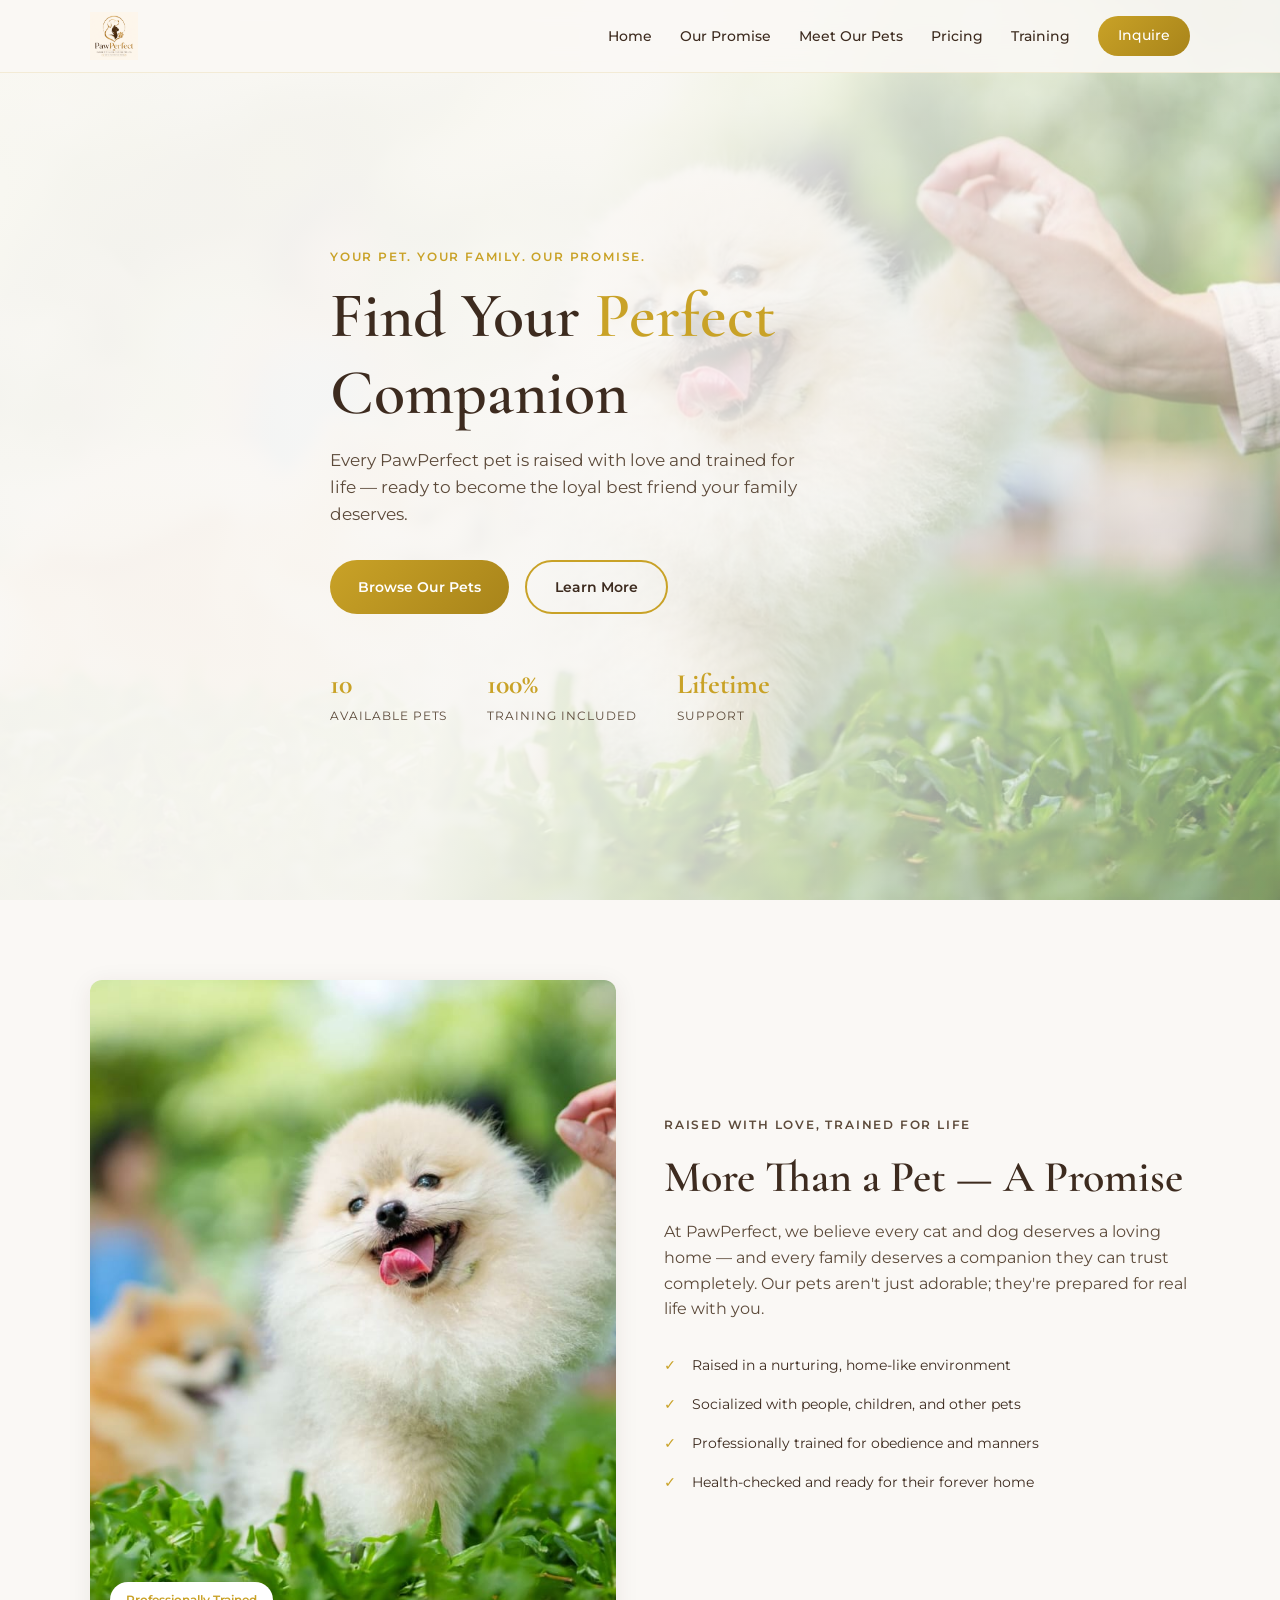
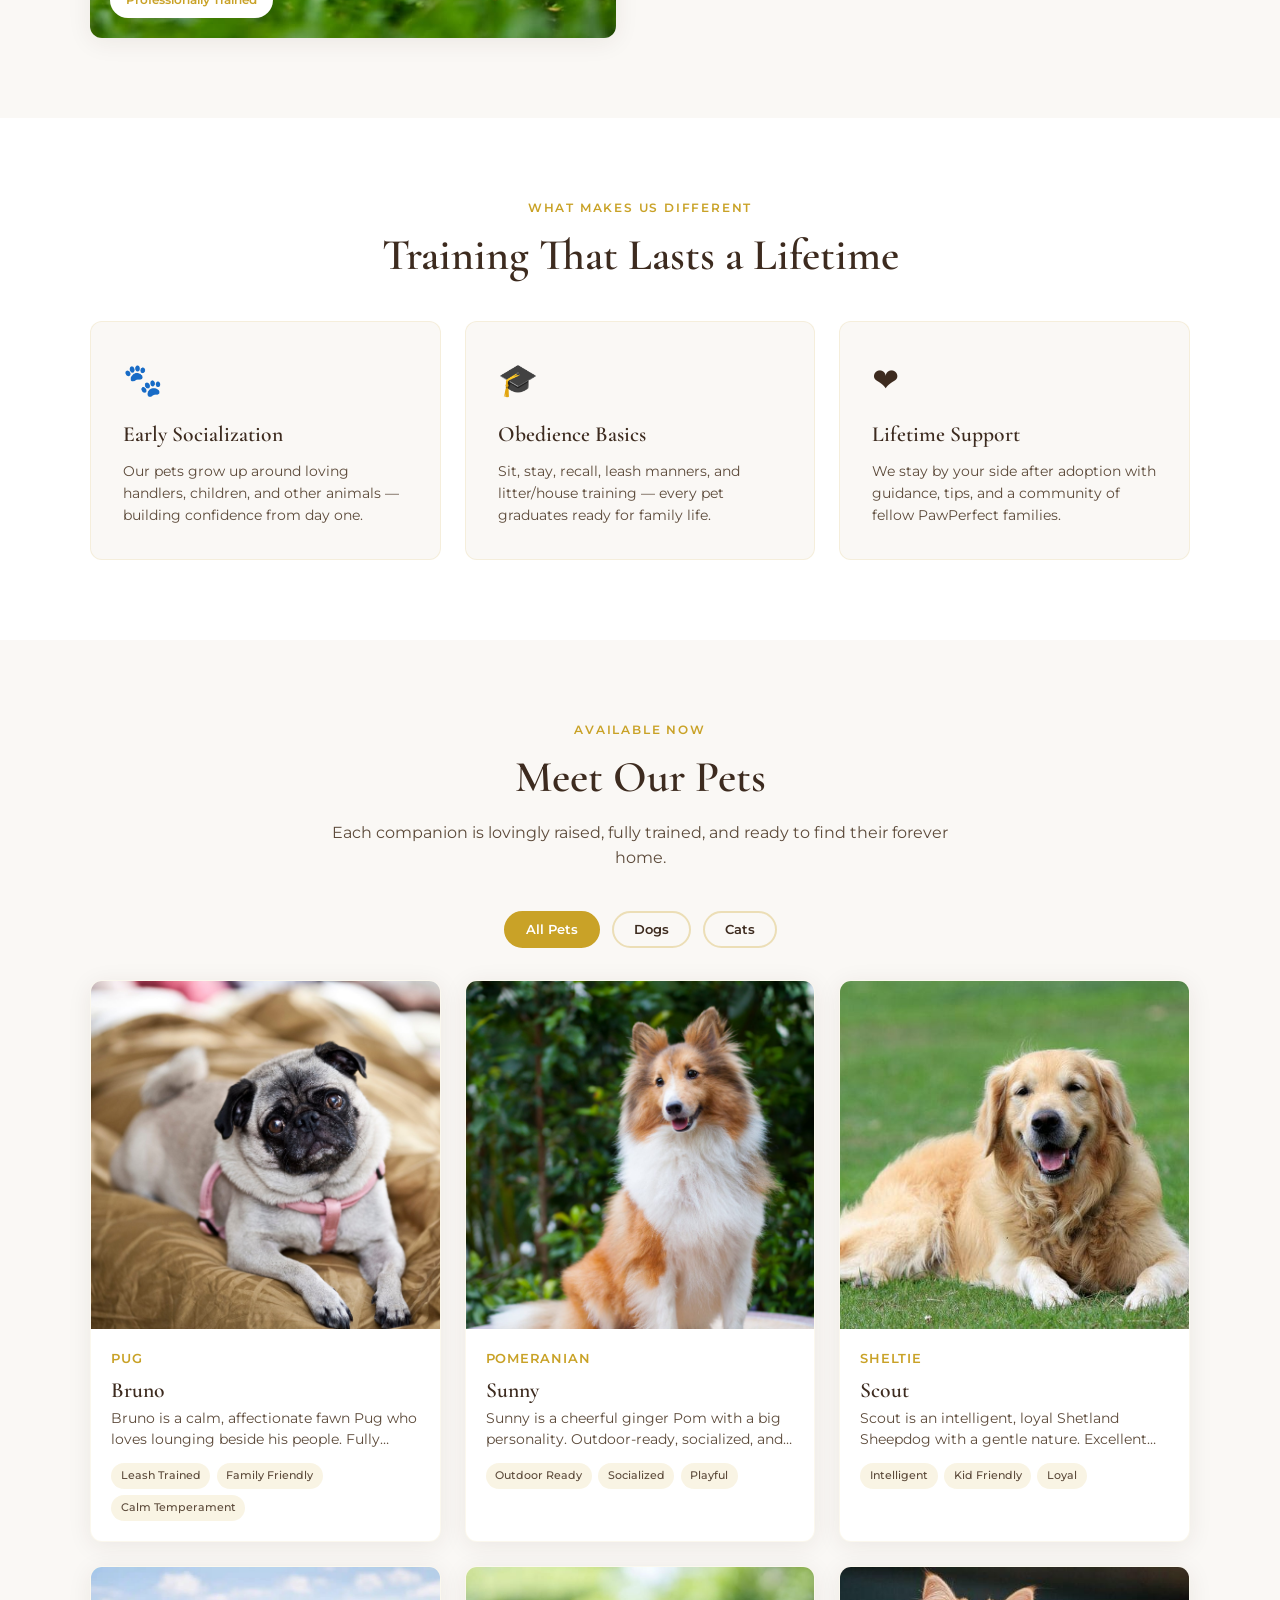
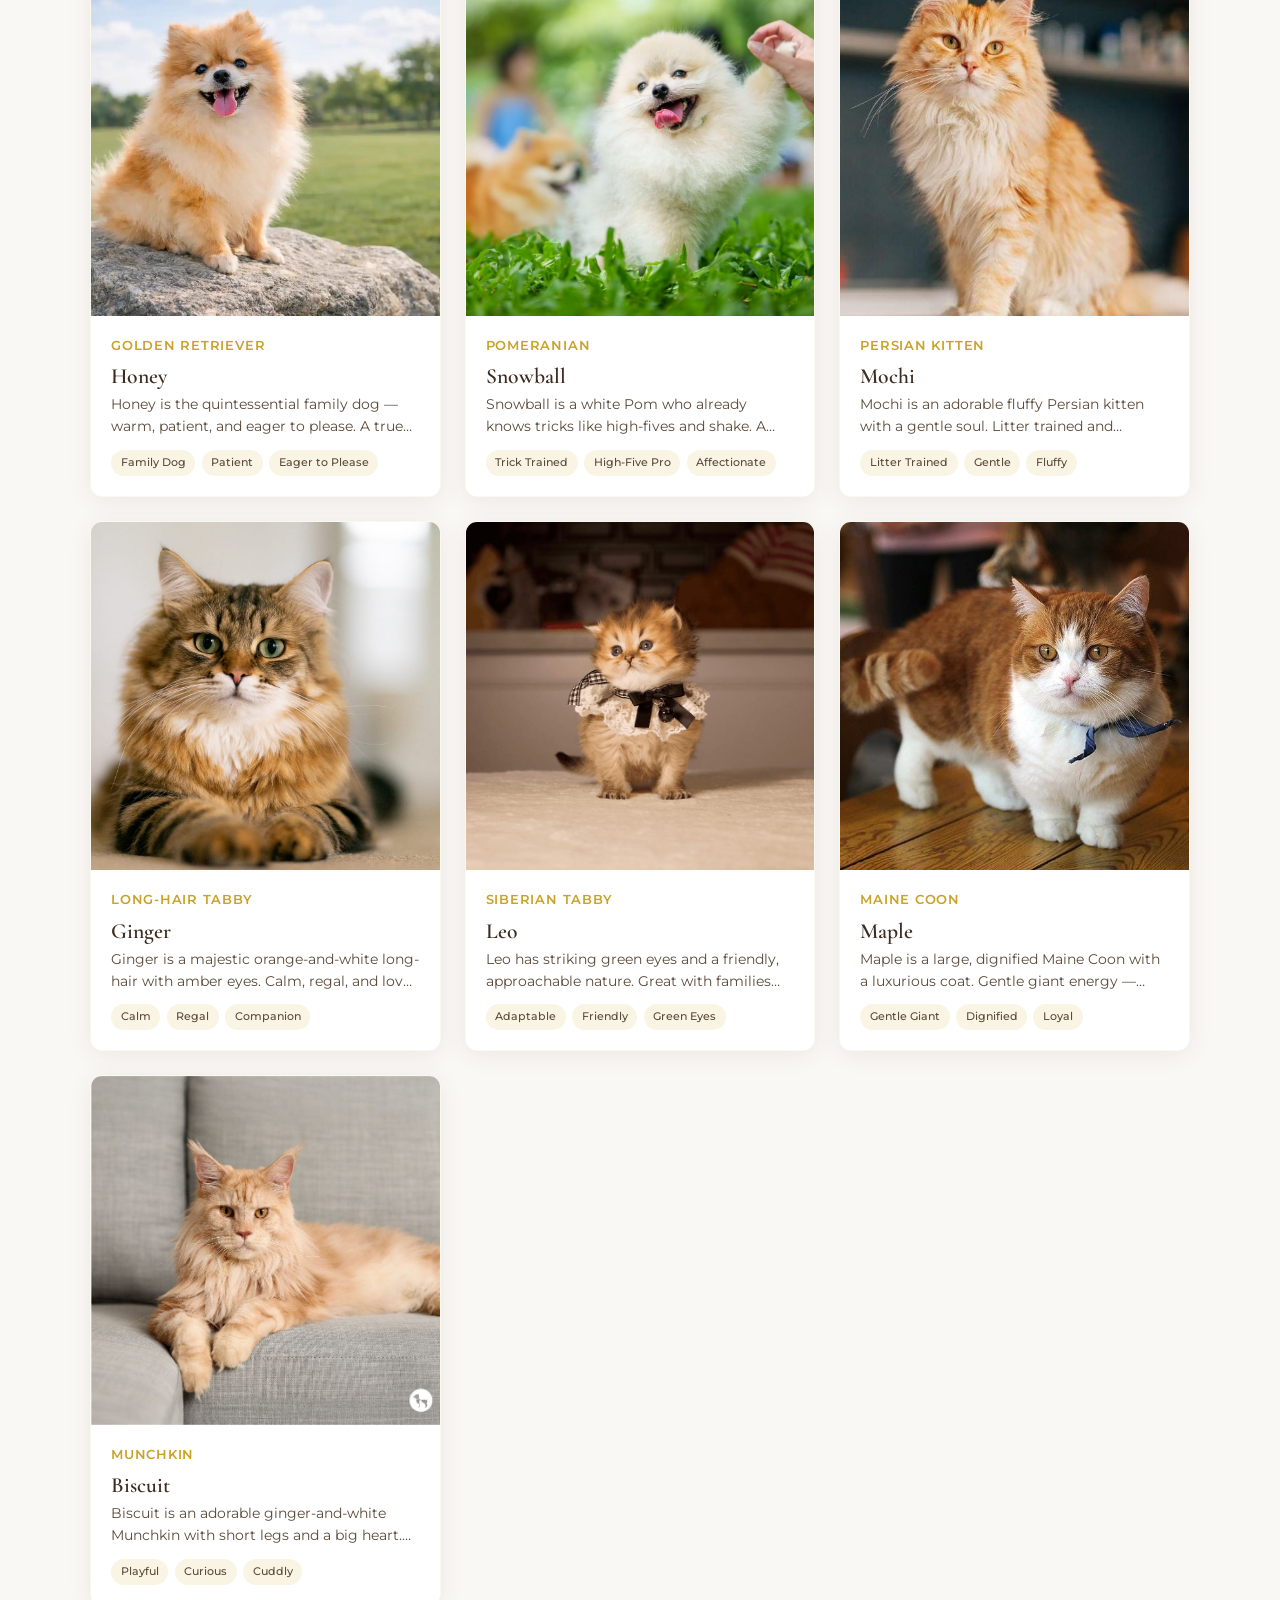
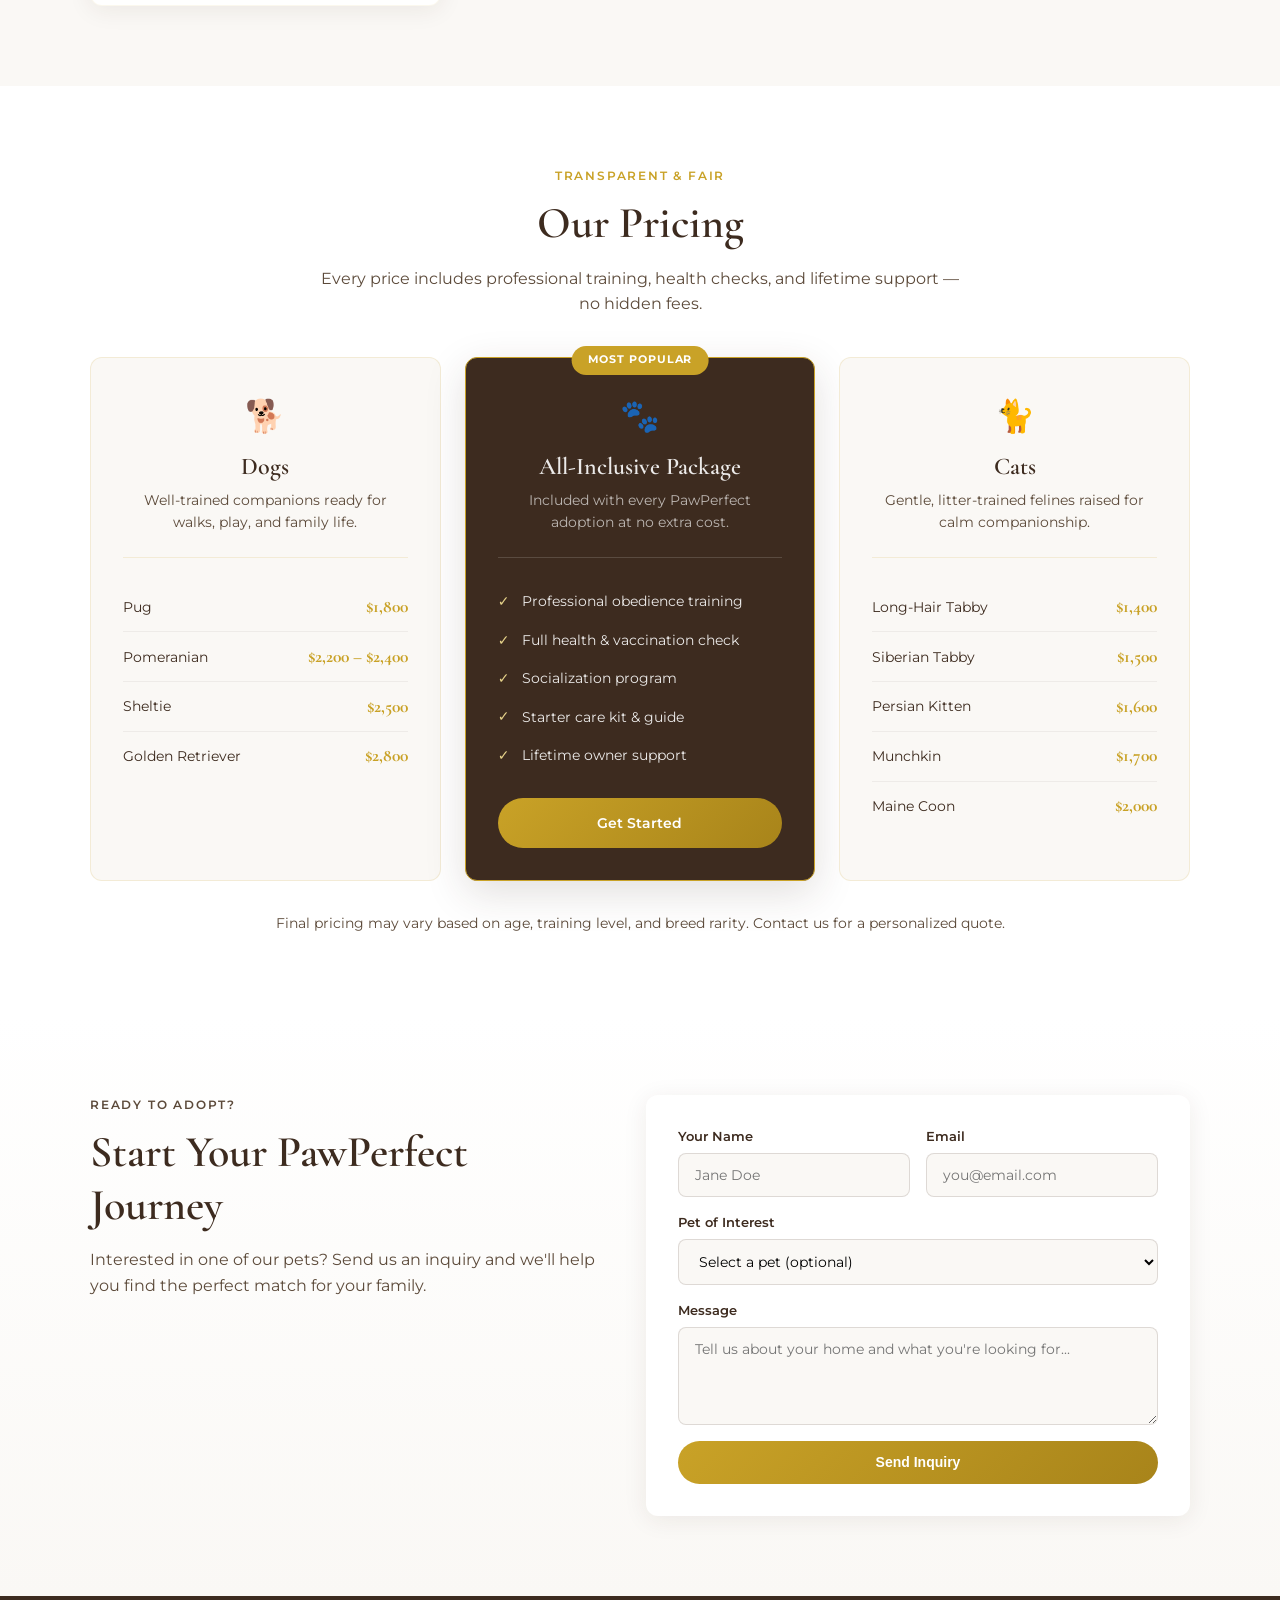
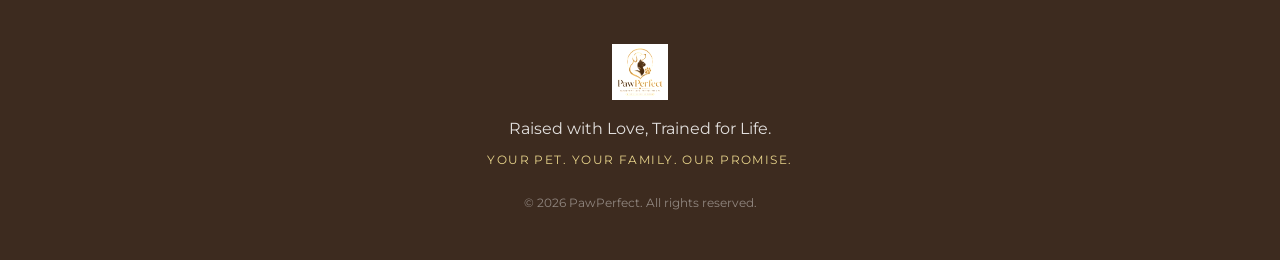
<file: PawPerfect cursorVersion/index.html>
<!DOCTYPE html>
<html lang="en">
<head>
  <meta charset="UTF-8">
  <meta name="viewport" content="width=device-width, initial-scale=1.0">
  <title>PawPerfect — Raised with Love, Trained for Life</title>
  <meta name="description" content="PawPerfect offers lovingly raised, professionally trained cats and dogs ready to become your family's best friend.">
  <link rel="preconnect" href="https://fonts.googleapis.com">
  <link rel="preconnect" href="https://fonts.gstatic.com" crossorigin>
  <link href="https://fonts.googleapis.com/css2?family=Cormorant+Garamond:wght@500;600;700&family=Montserrat:wght@400;500;600;700&display=swap" rel="stylesheet">
  <link rel="stylesheet" href="css/styles.css">
</head>
<body>
  <header class="header">
    <nav class="nav container">
      <a href="#" class="logo-link">
        <img src="assets/logo.png" alt="PawPerfect" class="logo">
      </a>
      <button class="nav-toggle" aria-label="Menu" aria-expanded="false">
        <span></span><span></span><span></span>
      </button>
      <ul class="nav-links">
        <li><a href="#home">Home</a></li>
        <li><a href="#about">Our Promise</a></li>
        <li><a href="#pets">Meet Our Pets</a></li>
        <li><a href="#pricing">Pricing</a></li>
        <li><a href="#training">Training</a></li>
        <li><a href="#contact" class="btn btn-sm">Inquire</a></li>
      </ul>
    </nav>
  </header>

  <main>
    <section id="home" class="hero">
      <div class="hero-bg"></div>
      <div class="container hero-content">
        <p class="eyebrow">Your Pet. Your Family. Our Promise.</p>
        <h1>Find Your <span>Perfect</span> Companion</h1>
        <p class="hero-text">Every PawPerfect pet is raised with love and trained for life — ready to become the loyal best friend your family deserves.</p>
        <div class="hero-actions">
          <a href="#pets" class="btn">Browse Our Pets</a>
          <a href="#about" class="btn btn-outline">Learn More</a>
        </div>
        <div class="hero-stats">
          <div><strong>10</strong><span>Available Pets</span></div>
          <div><strong>100%</strong><span>Training Included</span></div>
          <div><strong>Lifetime</strong><span>Support</span></div>
        </div>
      </div>
    </section>

    <section id="about" class="about section">
      <div class="container about-grid">
        <div class="about-image">
          <img src="assets/pets/dog-5.jpg" alt="Well-trained Pomeranian giving a high-five">
          <div class="about-badge">Professionally Trained</div>
        </div>
        <div class="about-text">
          <p class="eyebrow">Raised with Love, Trained for Life</p>
          <h2>More Than a Pet — A Promise</h2>
          <p>At PawPerfect, we believe every cat and dog deserves a loving home — and every family deserves a companion they can trust completely. Our pets aren't just adorable; they're prepared for real life with you.</p>
          <ul class="about-list">
            <li>Raised in a nurturing, home-like environment</li>
            <li>Socialized with people, children, and other pets</li>
            <li>Professionally trained for obedience and manners</li>
            <li>Health-checked and ready for their forever home</li>
          </ul>
        </div>
      </div>
    </section>

    <section id="training" class="training section">
      <div class="container">
        <div class="section-head">
          <p class="eyebrow">What Makes Us Different</p>
          <h2>Training That Lasts a Lifetime</h2>
        </div>
        <div class="training-grid">
          <article class="training-card">
            <div class="icon">🐾</div>
            <h3>Early Socialization</h3>
            <p>Our pets grow up around loving handlers, children, and other animals — building confidence from day one.</p>
          </article>
          <article class="training-card">
            <div class="icon">🎓</div>
            <h3>Obedience Basics</h3>
            <p>Sit, stay, recall, leash manners, and litter/house training — every pet graduates ready for family life.</p>
          </article>
          <article class="training-card">
            <div class="icon">❤️</div>
            <h3>Lifetime Support</h3>
            <p>We stay by your side after adoption with guidance, tips, and a community of fellow PawPerfect families.</p>
          </article>
        </div>
      </div>
    </section>

    <section id="pets" class="pets section">
      <div class="container">
        <div class="section-head">
          <p class="eyebrow">Available Now</p>
          <h2>Meet Our Pets</h2>
          <p class="section-sub">Each companion is lovingly raised, fully trained, and ready to find their forever home.</p>
        </div>
        <div class="filter-bar">
          <button class="filter-btn active" data-filter="all">All Pets</button>
          <button class="filter-btn" data-filter="dog">Dogs</button>
          <button class="filter-btn" data-filter="cat">Cats</button>
        </div>
        <div class="pets-grid" id="pets-grid"></div>
      </div>
    </section>

    <section id="pricing" class="pricing section">
      <div class="container">
        <div class="section-head">
          <p class="eyebrow">Transparent & Fair</p>
          <h2>Our Pricing</h2>
          <p class="section-sub">Every price includes professional training, health checks, and lifetime support — no hidden fees.</p>
        </div>
        <div class="pricing-grid">
          <article class="pricing-card">
            <div class="pricing-card-head">
              <span class="pricing-icon">🐕</span>
              <h3>Dogs</h3>
              <p>Well-trained companions ready for walks, play, and family life.</p>
            </div>
            <ul class="pricing-list">
              <li><span>Pug</span><strong>$1,800</strong></li>
              <li><span>Pomeranian</span><strong>$2,200 – $2,400</strong></li>
              <li><span>Sheltie</span><strong>$2,500</strong></li>
              <li><span>Golden Retriever</span><strong>$2,800</strong></li>
            </ul>
          </article>
          <article class="pricing-card featured">
            <div class="pricing-badge">Most Popular</div>
            <div class="pricing-card-head">
              <span class="pricing-icon">🐾</span>
              <h3>All-Inclusive Package</h3>
              <p>Included with every PawPerfect adoption at no extra cost.</p>
            </div>
            <ul class="pricing-includes">
              <li>Professional obedience training</li>
              <li>Full health & vaccination check</li>
              <li>Socialization program</li>
              <li>Starter care kit & guide</li>
              <li>Lifetime owner support</li>
            </ul>
            <a href="#contact" class="btn btn-full">Get Started</a>
          </article>
          <article class="pricing-card">
            <div class="pricing-card-head">
              <span class="pricing-icon">🐈</span>
              <h3>Cats</h3>
              <p>Gentle, litter-trained felines raised for calm companionship.</p>
            </div>
            <ul class="pricing-list">
              <li><span>Long-Hair Tabby</span><strong>$1,400</strong></li>
              <li><span>Siberian Tabby</span><strong>$1,500</strong></li>
              <li><span>Persian Kitten</span><strong>$1,600</strong></li>
              <li><span>Munchkin</span><strong>$1,700</strong></li>
              <li><span>Maine Coon</span><strong>$2,000</strong></li>
            </ul>
          </article>
        </div>
        <p class="pricing-note">Final pricing may vary based on age, training level, and breed rarity. Contact us for a personalized quote.</p>
      </div>
    </section>

    <section id="contact" class="contact section">
      <div class="container contact-inner">
        <div class="contact-text">
          <p class="eyebrow">Ready to Adopt?</p>
          <h2>Start Your PawPerfect Journey</h2>
          <p>Interested in one of our pets? Send us an inquiry and we'll help you find the perfect match for your family.</p>
        </div>
        <form class="contact-form" id="contact-form">
          <div class="form-row">
            <label>
              <span>Your Name</span>
              <input type="text" name="name" required placeholder="Jane Doe">
            </label>
            <label>
              <span>Email</span>
              <input type="email" name="email" required placeholder="you@email.com">
            </label>
          </div>
          <label>
            <span>Pet of Interest</span>
            <select name="pet" id="pet-select">
              <option value="">Select a pet (optional)</option>
            </select>
          </label>
          <label>
            <span>Message</span>
            <textarea name="message" rows="4" required placeholder="Tell us about your home and what you're looking for..."></textarea>
          </label>
          <button type="submit" class="btn btn-full">Send Inquiry</button>
          <p class="form-note" id="form-note" hidden>Thank you! We'll be in touch soon.</p>
        </form>
      </div>
    </section>
  </main>

  <footer class="footer">
    <div class="container footer-inner">
      <img src="assets/logo.png" alt="PawPerfect" class="footer-logo">
      <p>Raised with Love, Trained for Life.</p>
      <p class="footer-tag">Your Pet. Your Family. Our Promise.</p>
      <p class="copyright">&copy; 2026 PawPerfect. All rights reserved.</p>
    </div>
  </footer>

  <div class="modal" id="pet-modal" aria-hidden="true">
    <div class="modal-backdrop"></div>
    <div class="modal-content">
      <button class="modal-close" aria-label="Close">&times;</button>
      <div class="modal-body" id="modal-body"></div>
    </div>
  </div>

  <script src="js/app.js"></script>
</body>
</html>
</file>
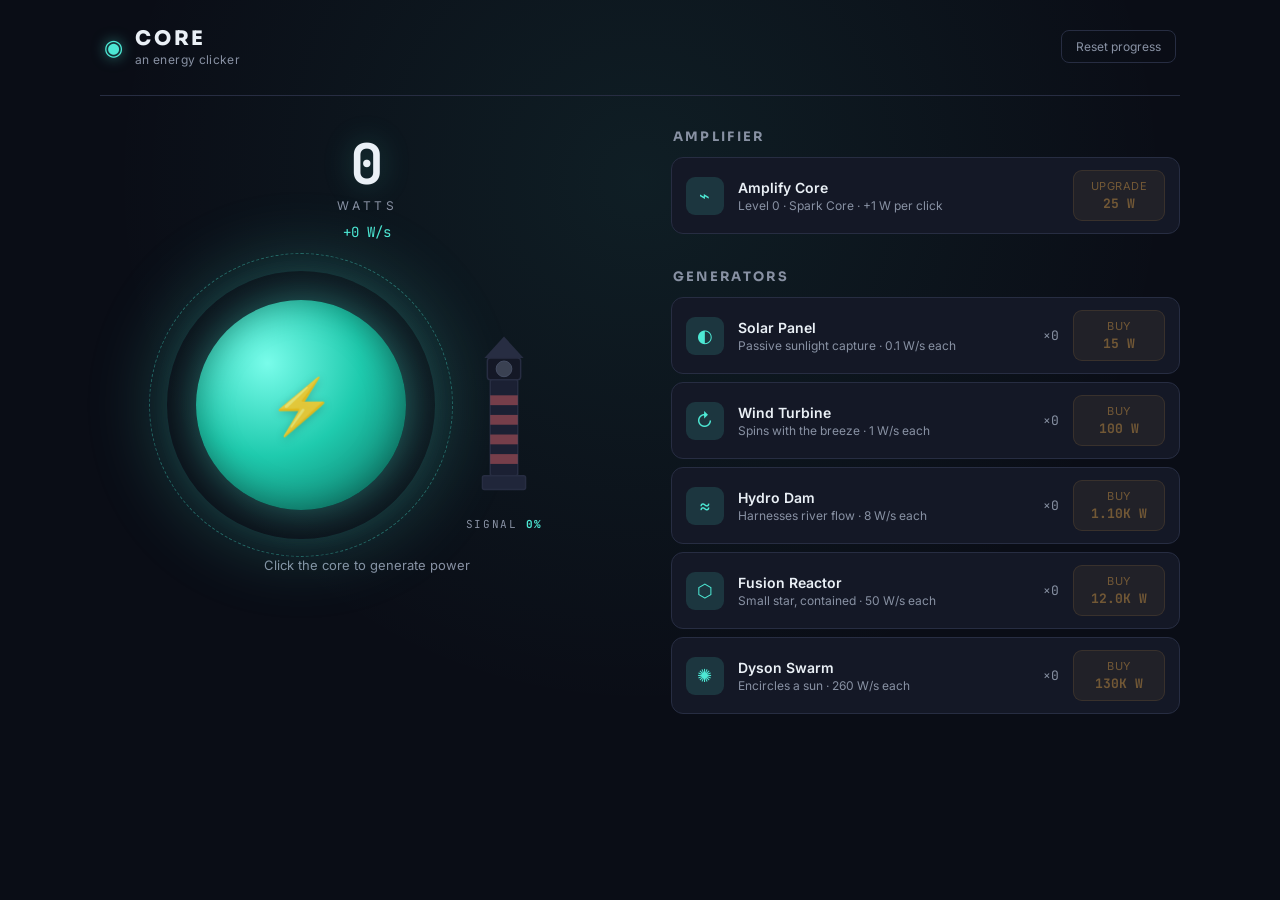
<file: CoreClicker.html>
<!DOCTYPE html>
<html lang="en">
<head>
<meta charset="UTF-8">
<meta name="viewport" content="width=device-width, initial-scale=1.0">
<title>CORE — an energy clicker</title>
<link rel="preconnect" href="https://fonts.googleapis.com">
<link href="https://fonts.googleapis.com/css2?family=Sora:wght@600;700;800&family=Inter:wght@400;500;600&family=JetBrains+Mono:wght@500;700&display=swap" rel="stylesheet">
<style>
  :root{
    --bg:#0A0D16;
    --bg-glow: radial-gradient(circle at 50% 20%, rgba(77,232,212,0.08), transparent 55%);
    --panel:#141826;
    --panel-2:#1B2033;
    --border:#272D42;
    --cyan:#4DE8D4;
    --cyan-dim:rgba(77,232,212,0.14);
    --amber:#FFB84D;
    --amber-dim:rgba(255,184,77,0.14);
    --text:#EAF0F6;
    --text-muted:#8891A3;
    --danger:#FF6B6B;
    --font-display:'Sora',sans-serif;
    --font-body:'Inter',sans-serif;
    --font-mono:'JetBrains Mono',monospace;
  }
  *{box-sizing:border-box;}
  html,body{margin:0;padding:0;}
  body{
    background-color:var(--bg);
    background-image:var(--bg-glow);
    color:var(--text);
    font-family:var(--font-body);
    min-height:100vh;
    -webkit-font-smoothing:antialiased;
  }
  button{font-family:inherit;}
  .app{max-width:1120px;margin:0 auto;padding:20px 20px 60px;}

  /* ---------- Topbar ---------- */
  .topbar{
    display:flex;align-items:center;justify-content:space-between;
    padding:6px 4px 28px;
    border-bottom:1px solid var(--border);
    margin-bottom:32px;
  }
  .brand{display:flex;align-items:center;gap:12px;}
  .brand-mark{
    font-size:22px;color:var(--cyan);
    text-shadow:0 0 14px rgba(77,232,212,.6);
  }
  .brand h1{
    font-family:var(--font-display);font-weight:800;font-size:20px;
    letter-spacing:.14em;margin:0;color:var(--text);
  }
  .brand p{margin:1px 0 0;font-size:12px;color:var(--text-muted);letter-spacing:.03em;}
  .reset-btn{
    background:transparent;border:1px solid var(--border);color:var(--text-muted);
    font-size:12px;padding:8px 14px;border-radius:8px;cursor:pointer;
    transition:border-color .15s ease, color .15s ease;
  }
  .reset-btn:hover{border-color:var(--danger);color:var(--danger);}
  .reset-btn.confirming{
    border-color:var(--danger);color:#fff;background:var(--danger);
  }

  /* ---------- Layout ---------- */
  .layout{
    display:grid;grid-template-columns:1.05fr 1fr;gap:36px;align-items:start;
  }
  @media (max-width:620px){
    .layout{grid-template-columns:1fr;}
  }

  /* ---------- Core panel ---------- */
  .panel-core{display:flex;flex-direction:column;align-items:center;padding-top:8px;}
  .score-display{text-align:center;margin-bottom:34px;}
  .score-value{
    font-family:var(--font-mono);font-weight:700;font-size:56px;
    color:var(--text);line-height:1;
    text-shadow:0 0 30px rgba(77,232,212,.25);
  }
  .score-unit{
    font-size:12px;letter-spacing:.3em;color:var(--text-muted);margin-top:6px;
  }
  .rate-value{
    font-family:var(--font-mono);font-size:14px;color:var(--cyan);margin-top:10px;
  }

  .core-wrap{
    position:relative;width:260px;height:260px;
    display:flex;align-items:center;justify-content:center;
    margin-bottom:22px;
  }
  .ring-outer{
    position:absolute;inset:-22px;border-radius:50%;
    border:1.5px dashed rgba(77,232,212,.35);
    animation:spin 50s linear infinite;
  }
  .ring-mid{
    position:absolute;inset:-4px;border-radius:50%;
    box-shadow:0 0 70px 12px rgba(77,232,212,.22);
    animation:pulseGlow 3.2s ease-in-out infinite;
    pointer-events:none;
  }
  .core-btn{
    width:210px;height:210px;border-radius:50%;border:none;cursor:pointer;
    background:radial-gradient(circle at 34% 30%, #79FCEA, #1FCBAE 46%, #0B6E60 100%);
    box-shadow:0 0 46px rgba(77,232,212,.45), inset 0 0 34px rgba(0,0,0,.35);
    display:flex;align-items:center;justify-content:center;
    transition:transform .08s ease, box-shadow .15s ease;
    position:relative;overflow:visible;
  }
  .core-btn:hover{box-shadow:0 0 60px rgba(77,232,212,.6), inset 0 0 34px rgba(0,0,0,.35);}
  .core-btn:active{transform:scale(.94);}
  .core-btn:focus-visible{outline:2px solid var(--amber);outline-offset:6px;}
  .core-glyph{
    font-size:54px;color:rgba(6,20,18,.85);
    filter:drop-shadow(0 2px 4px rgba(0,0,0,.25));
    user-select:none;pointer-events:none;
    transition:color .3s ease;
  }
  .click-hint{font-size:13px;color:var(--text-muted);margin:0;}

  /* ---------- Amplify Core visual tiers ---------- */
  .core-btn.tier-0{background:radial-gradient(circle at 34% 30%, #79FCEA, #1FCBAE 46%, #0B6E60 100%);box-shadow:0 0 46px rgba(77,232,212,.45), inset 0 0 34px rgba(0,0,0,.35);}
  .core-btn.tier-1{background:radial-gradient(circle at 34% 30%, #9CFFF0, #22E0C4 46%, #0A6A5C 100%);box-shadow:0 0 54px rgba(77,232,212,.55), inset 0 0 34px rgba(0,0,0,.3);}
  .core-btn.tier-2{background:radial-gradient(circle at 34% 30%, #FFEBB8, #FFB84D 42%, #7A4A12 100%);box-shadow:0 0 58px rgba(255,184,77,.55), inset 0 0 34px rgba(0,0,0,.3);}
  .core-btn.tier-3{background:radial-gradient(circle at 34% 30%, #E4CCFF, #9B6BFF 42%, #3B1F73 100%);box-shadow:0 0 64px rgba(155,107,255,.55), inset 0 0 34px rgba(0,0,0,.3);}
  .core-btn.tier-4{background:radial-gradient(circle at 34% 30%, #FFFFFF, #FF8FD6 40%, #7A1F5C 100%);box-shadow:0 0 72px rgba(255,143,214,.6), inset 0 0 34px rgba(0,0,0,.25);}
  .core-btn.tier-5{background:conic-gradient(from 0deg at 50% 50%, #79FCEA, #FFB84D, #FF8FD6, #9B6BFF, #79FCEA);box-shadow:0 0 80px rgba(255,255,255,.55), inset 0 0 34px rgba(0,0,0,.2);animation:tierSpin 7s linear infinite;}
  .core-btn.tier-0:hover{box-shadow:0 0 60px rgba(77,232,212,.6), inset 0 0 34px rgba(0,0,0,.35);}
  .core-btn.tier-1:hover{box-shadow:0 0 68px rgba(77,232,212,.7), inset 0 0 34px rgba(0,0,0,.3);}
  .core-btn.tier-2:hover{box-shadow:0 0 72px rgba(255,184,77,.7), inset 0 0 34px rgba(0,0,0,.3);}
  .core-btn.tier-3:hover{box-shadow:0 0 78px rgba(155,107,255,.7), inset 0 0 34px rgba(0,0,0,.3);}
  .core-btn.tier-4:hover{box-shadow:0 0 86px rgba(255,143,214,.75), inset 0 0 34px rgba(0,0,0,.25);}
  .core-btn.tier-5:hover{box-shadow:0 0 96px rgba(255,255,255,.7), inset 0 0 34px rgba(0,0,0,.2);}
  .core-glyph.tier-2,.core-glyph.tier-3,.core-glyph.tier-4,.core-glyph.tier-5{color:rgba(20,14,6,.82);}
  @keyframes tierSpin{to{filter:hue-rotate(360deg);}}

  .core-row{
    display:flex;align-items:center;justify-content:center;gap:14px;flex-wrap:wrap;
  }
  @media (max-width:520px){
    .core-row{flex-direction:column;gap:4px;}
  }

  /* ---------- Lighthouse ---------- */
  .lighthouse-wrap{
    display:flex;flex-direction:column;align-items:center;gap:8px;
    transform:translateY(6px);
  }
  .lighthouse-svg{width:118px;height:196px;overflow:visible;}
  .lh-tower{fill:#1B2033;stroke:#272D42;stroke-width:1.5;}
  .lh-stripe{fill:var(--danger);opacity:.4;}
  .lh-base{fill:#20263A;stroke:#272D42;stroke-width:1.5;}
  .lh-room{fill:#141826;stroke:#272D42;stroke-width:1.5;}
  .lh-roof{fill:#272D42;}
  .beacon-glow{
    fill:var(--cyan);opacity:0;filter:blur(6px);
    transform-origin:60px 46px;transition:opacity .4s ease, fill .4s ease;
  }
  .beacon-core{
    fill:#3A4152;stroke:#454D63;stroke-width:1;
    transition:fill .4s ease;
  }
  .beacon-rays{opacity:0;transition:opacity .4s ease;}
  .beacon-rays path{fill:var(--cyan);transition:fill .4s ease;}
  .lighthouse-label{
    font-family:var(--font-mono);font-size:11px;letter-spacing:.14em;
    color:var(--text-muted);text-transform:uppercase;
  }
  .lighthouse-label b{color:var(--cyan);font-weight:700;}

  .float-layer{position:absolute;inset:0;pointer-events:none;overflow:visible;}
  .float-num{
    position:absolute;font-family:var(--font-mono);font-weight:700;font-size:18px;
    color:var(--amber);text-shadow:0 0 10px rgba(255,184,77,.5);
    animation:floatUp .9s ease-out forwards;pointer-events:none;
    transform:translate(-50%,-50%);
  }
  .ripple{
    position:absolute;left:50%;top:50%;width:210px;height:210px;
    border-radius:50%;border:2px solid rgba(77,232,212,.55);
    transform:translate(-50%,-50%) scale(.3);
    animation:rippleOut .6s ease-out forwards;pointer-events:none;
  }
  .particle{
    position:absolute;width:5px;height:5px;border-radius:50%;
    background:var(--cyan);left:50%;top:50%;
    animation:particleFly .55s ease-out forwards;pointer-events:none;
  }

  /* ---------- Shop panel ---------- */
  .panel-shop{display:flex;flex-direction:column;gap:26px;}
  .shop-group h2{
    font-family:var(--font-display);font-size:13px;letter-spacing:.18em;
    color:var(--text-muted);margin:0 0 12px 2px;text-transform:uppercase;
  }
  .upgrade-card,.gen-row{
    display:flex;align-items:center;gap:14px;
    background:var(--panel);border:1px solid var(--border);border-radius:12px;
    padding:12px 14px;margin-bottom:8px;
    transition:border-color .15s ease, background .15s ease;
  }
  .upgrade-card:hover,.gen-row:hover{border-color:rgba(77,232,212,.35);background:var(--panel-2);}
  .upgrade-icon,.gen-icon{
    width:38px;height:38px;flex:0 0 auto;border-radius:9px;background:var(--cyan-dim);
    display:flex;align-items:center;justify-content:center;font-size:18px;color:var(--cyan);
  }
  .upgrade-info,.gen-info{flex:1;min-width:0;}
  .upgrade-name,.gen-name{font-weight:600;font-size:14px;color:var(--text);}
  .upgrade-desc,.gen-desc{font-size:12px;color:var(--text-muted);margin-top:2px;}
  .gen-owned{
    font-family:var(--font-mono);font-size:13px;color:var(--text-muted);
    min-width:34px;text-align:right;
  }
  .buy-btn{
    flex:0 0 auto;display:flex;flex-direction:column;align-items:center;gap:2px;
    background:var(--amber-dim);border:1px solid rgba(255,184,77,.3);
    color:var(--amber);border-radius:9px;padding:8px 14px;cursor:pointer;
    transition:background .15s ease, transform .08s ease;
    min-width:92px;
  }
  .buy-btn:hover:not(:disabled){background:rgba(255,184,77,.24);}
  .buy-btn:active:not(:disabled){transform:scale(.96);}
  .buy-btn:disabled{opacity:.4;cursor:not-allowed;}
  .buy-label{font-size:11px;letter-spacing:.05em;text-transform:uppercase;}
  .buy-cost{font-family:var(--font-mono);font-size:13px;font-weight:700;}

  .toast{
    position:fixed;top:18px;left:50%;transform:translate(-50%,-10px);
    background:var(--panel-2);border:1px solid var(--cyan);color:var(--text);
    padding:12px 18px;border-radius:10px;font-size:13px;
    box-shadow:0 8px 24px rgba(0,0,0,.4);
    opacity:0;pointer-events:none;z-index:50;max-width:90vw;text-align:center;
  }
  .toast.show{animation:toastIn .35s ease forwards;}

  @keyframes spin{to{transform:rotate(360deg);}}
  @keyframes pulseGlow{0%,100%{opacity:.55;}50%{opacity:1;}}
  @keyframes floatUp{0%{opacity:1;transform:translate(-50%,-50%) translateY(0);}100%{opacity:0;transform:translate(-50%,-50%) translateY(-64px);}}
  @keyframes rippleOut{0%{transform:translate(-50%,-50%) scale(.5);opacity:.55;}100%{transform:translate(-50%,-50%) scale(1.35);opacity:0;}}
  @keyframes particleFly{0%{transform:translate(0,0);opacity:1;}100%{transform:translate(var(--dx),var(--dy));opacity:0;}}
  @keyframes toastIn{from{opacity:0;transform:translate(-50%,-10px);}to{opacity:1;transform:translate(-50%,4px);}}

  @media (prefers-reduced-motion: reduce){
    .ring-outer,.ring-mid{animation:none;}
    .float-num,.ripple,.particle,.toast.show{animation-duration:.01ms !important;}
  }
</style>
</head>
<body>
<div class="app">
  <header class="topbar">
    <div class="brand">
      <span class="brand-mark">◉</span>
      <div>
        <h1>CORE</h1>
        <p>an energy clicker</p>
      </div>
    </div>
    <button class="reset-btn" id="resetBtn">Reset progress</button>
  </header>

  <main class="layout">
    <section class="panel-core">
      <div class="score-display">
        <div class="score-value" id="scoreVal">0</div>
        <div class="score-unit">WATTS</div>
        <div class="rate-value" id="rateVal">+0.0 W/s</div>
      </div>

      <div class="core-row">
        <div class="core-wrap" id="coreWrap">
          <div class="ring-outer"></div>
          <div class="ring-mid"></div>
          <button class="core-btn" id="coreBtn" aria-label="Click to generate power">
            <span class="core-glyph">⚡</span>
          </button>
          <div class="float-layer" id="floatLayer"></div>
        </div>

        <div class="lighthouse-wrap" id="lighthouseWrap" title="Brightens toward 1 trillion watts">
          <svg class="lighthouse-svg" id="lighthouseSvg" viewBox="0 0 120 200" aria-hidden="true">
            <g class="beacon-rays" id="beaconRays">
              <path d="M60 46 L6 14 L6 -4 Z"/>
              <path d="M60 46 L114 14 L114 -4 Z"/>
            </g>
            <circle class="beacon-glow" id="beaconGlow" cx="60" cy="46" r="34"></circle>
            <path class="lh-roof" d="M40 46 L60 24 L80 46 Z"></path>
            <rect class="lh-room" x="43" y="46" width="34" height="22" rx="3"></rect>
            <circle class="beacon-core" id="beaconCore" cx="60" cy="57" r="8"></circle>
            <rect class="lh-tower" x="46" y="68" width="28" height="98" rx="2"></rect>
            <rect class="lh-stripe" x="46" y="84" width="28" height="10"></rect>
            <rect class="lh-stripe" x="46" y="104" width="28" height="10"></rect>
            <rect class="lh-stripe" x="46" y="124" width="28" height="10"></rect>
            <rect class="lh-stripe" x="46" y="144" width="28" height="10"></rect>
            <rect class="lh-base" x="38" y="166" width="44" height="14" rx="2"></rect>
          </svg>
          <div class="lighthouse-label">Signal <b id="lighthousePct">0%</b></div>
        </div>
      </div>
      <p class="click-hint">Click the core to generate power</p>
    </section> <section class="panel-shop">
      <div class="shop-group">
        <h2>Amplifier</h2>
        <div id="ampCard"></div>
      </div>
      <div class="shop-group">
        <h2>Generators</h2>
        <div id="genList"></div>
      </div>
    </section>
  </main>
</div>

<div class="toast" id="toast"></div>

<script>
(function(){
  "use strict";

  var SAVE_KEY = "core-clicker-save";
  var OFFLINE_CAP_MS = 2 * 60 * 60 * 1000;

  var state = {
    score: 0,
    ampLevel: 0,
    generators: [
      { id:"solar", name:"Solar Panel",   desc:"Passive sunlight capture", icon:"◐", baseCost:15,     rate:0.1, owned:0 },
      { id:"wind",  name:"Wind Turbine",  desc:"Spins with the breeze",    icon:"↻", baseCost:100,    rate:1,   owned:0 },
      { id:"hydro", name:"Hydro Dam",     desc:"Harnesses river flow",     icon:"≈", baseCost:1100,   rate:8,   owned:0 },
      { id:"fusion",name:"Fusion Reactor",desc:"Small star, contained",    icon:"⬡", baseCost:12000,  rate:50,  owned:0 },
      { id:"dyson", name:"Dyson Swarm",   desc:"Encircles a sun",          icon:"✺", baseCost:130000, rate:260, owned:0 }
    ]
  };

  var scoreVal = document.getElementById("scoreVal");
  var rateVal = document.getElementById("rateVal");
  var coreBtn = document.getElementById("coreBtn");
  var coreWrap = document.getElementById("coreWrap");
  var coreGlyph = document.querySelector(".core-glyph");
  var floatLayer = document.getElementById("floatLayer");
  var ampCard = document.getElementById("ampCard");
  var genList = document.getElementById("genList");
  var resetBtn = document.getElementById("resetBtn");
  var toast = document.getElementById("toast");
  var beaconGlow = document.getElementById("beaconGlow");
  var beaconCore = document.getElementById("beaconCore");
  var beaconRays = document.getElementById("beaconRays");
  var lighthousePct = document.getElementById("lighthousePct");

  var CORE_TIERS = [
    { level:0,  glyph:"⚡", name:"Spark Core" },
    { level:5,  glyph:"✦", name:"Bright Core" },
    { level:10, glyph:"✷", name:"Amber Core" },
    { level:20, glyph:"✸", name:"Violet Core" },
    { level:35, glyph:"❂", name:"White-Hot Core" },
    { level:50, glyph:"✹", name:"Prismatic Core" }
  ];

  function coreTierIndex(level){
    var idx = 0;
    for (var i = 0; i < CORE_TIERS.length; i++){
      if (level >= CORE_TIERS[i].level) idx = i;
    }
    return idx;
  }

  function updateCoreTier(){
    var idx = coreTierIndex(state.ampLevel);
    var tierClass = "tier-" + idx;
    coreBtn.className = "core-btn " + tierClass;
    coreGlyph.className = "core-glyph " + tierClass;
    coreGlyph.textContent = CORE_TIERS[idx].glyph;
  }

  // Lighthouse: brightens on a log scale, reaching full brightness at LIGHTHOUSE_MAX watts.
  var LIGHTHOUSE_MAX = 1e12; // one trillion watts = max brightness
  function updateLighthouse(){
    var pct = Math.log10(state.score + 1) / Math.log10(LIGHTHOUSE_MAX);
    pct = Math.max(0, Math.min(1, pct));
    var glowColor = pct < 0.55 ? "#4DE8D4" : (pct < 0.85 ? "#FFB84D" : "#FFFFFF");
    beaconGlow.style.opacity = (pct * 0.85).toFixed(3);
    beaconGlow.style.fill = glowColor;
    beaconGlow.setAttribute("r", (24 + pct * 40).toFixed(1));
    beaconGlow.style.filter = "blur(" + (4 + pct * 14).toFixed(1) + "px)";
    beaconCore.style.fill = pct < 0.05 ? "#3A4152" : glowColor;
    var rayOpacity = Math.max(0, (pct - 0.15) * 1.15);
    beaconRays.style.opacity = rayOpacity.toFixed(3);
    var rayPaths = beaconRays.querySelectorAll("path");
    rayPaths.forEach(function(p){ p.style.fill = glowColor; });
    lighthousePct.textContent = Math.round(pct * 100) + "%";
  }

  function formatNumber(num){
    if (num < 1000) return (num % 1 === 0) ? String(num) : num.toFixed(1);
    var suffixes = ["","K","M","B","T","Qa","Qi","Sx","Sp","Oc"];
    var tier = Math.min(Math.floor(Math.log10(num) / 3), suffixes.length - 1);
    var scaled = num / Math.pow(1000, tier);
    var decimals = scaled < 10 ? 2 : (scaled < 100 ? 1 : 0);
    return scaled.toFixed(decimals) + suffixes[tier];
  }

  function clickValue(){ return 1 + state.ampLevel; }
  function ampCost(){ return Math.ceil(25 * Math.pow(1.8, state.ampLevel)); }
  function genCost(g){ return Math.ceil(g.baseCost * Math.pow(1.15, g.owned)); }
  function totalRate(){
    var sum = 0;
    for (var i = 0; i < state.generators.length; i++){
      sum += state.generators[i].rate * state.generators[i].owned;
    }
    return sum;
  }

  function showToast(msg){
    toast.textContent = msg;
    toast.classList.remove("show");
    void toast.offsetWidth;
    toast.classList.add("show");
    clearTimeout(showToast._t);
    showToast._t = setTimeout(function(){ toast.classList.remove("show"); }, 4200);
  }

  function spawnFloatingNumber(x, y, value){
    var el = document.createElement("div");
    el.className = "float-num";
    el.style.left = x + "px";
    el.style.top = y + "px";
    el.textContent = "+" + formatNumber(value);
    floatLayer.appendChild(el);
    setTimeout(function(){ el.remove(); }, 950);
  }

  function spawnRipple(){
    var el = document.createElement("div");
    el.className = "ripple";
    floatLayer.appendChild(el);
    setTimeout(function(){ el.remove(); }, 650);
  }

  function spawnParticles(x, y){
    var count = 3;
    for (var i = 0; i < count; i++){
      var angle = (Math.PI * 2 * i) / count + Math.random() * 0.5;
      var dist = 40 + Math.random() * 20;
      var dx = Math.cos(angle) * dist;
      var dy = Math.sin(angle) * dist;
      var p = document.createElement("div");
      p.className = "particle";
      p.style.left = x + "px";
      p.style.top = y + "px";
      p.style.setProperty("--dx", dx + "px");
      p.style.setProperty("--dy", dy + "px");
      floatLayer.appendChild(p);
      (function(el){ setTimeout(function(){ el.remove(); }, 600); })(p);
    }
  }

  function renderStats(){
    scoreVal.textContent = formatNumber(state.score);
    rateVal.textContent = "+" + formatNumber(totalRate()) + " W/s";
    updateLighthouse();
  }

  function renderShop(){
    var cost = ampCost();
    var affordable = state.score >= cost;
    ampCard.innerHTML =
      '<div class="upgrade-card">' +
        '<div class="upgrade-icon">⌁</div>' +
        '<div class="upgrade-info">' +
          '<div class="upgrade-name">Amplify Core</div>' +
          '<div class="upgrade-desc">Level ' + state.ampLevel + ' · ' + CORE_TIERS[coreTierIndex(state.ampLevel)].name + ' · +' + clickValue() + ' W per click</div>' +
        '</div>' +
        '<button class="buy-btn" id="ampBuyBtn" ' + (affordable ? "" : "disabled") + '>' +
          '<span class="buy-label">Upgrade</span>' +
          '<span class="buy-cost">' + formatNumber(cost) + ' W</span>' +
        '</button>' +
      '</div>';
    document.getElementById("ampBuyBtn").addEventListener("click", buyAmplifier);

    var html = "";
    for (var i = 0; i < state.generators.length; i++){
      var g = state.generators[i];
      var gc = genCost(g);
      var canBuy = state.score >= gc;
      html +=
        '<div class="gen-row">' +
          '<div class="gen-icon">' + g.icon + '</div>' +
          '<div class="gen-info">' +
            '<div class="gen-name">' + g.name + '</div>' +
            '<div class="gen-desc">' + g.desc + ' · ' + formatNumber(g.rate) + ' W/s each</div>' +
          '</div>' +
          '<div class="gen-owned">×' + g.owned + '</div>' +
          '<button class="buy-btn gen-buy" data-id="' + g.id + '" ' + (canBuy ? "" : "disabled") + '>' +
            '<span class="buy-label">Buy</span>' +
            '<span class="buy-cost">' + formatNumber(gc) + ' W</span>' +
          '</button>' +
        '</div>';
    }
    genList.innerHTML = html;

    var buttons = genList.querySelectorAll(".gen-buy");
    buttons.forEach(function(btn){
      btn.addEventListener("click", function(){ buyGenerator(this.getAttribute("data-id")); });
    });
  }

  function render(){ renderStats(); renderShop(); updateCoreTier(); }

  function buyAmplifier(){
    var cost = ampCost();
    if (state.score < cost) return;
    state.score -= cost;
    state.ampLevel += 1;
    render();
    saveGame();
  }

  function buyGenerator(id){
    var g = null;
    for (var i = 0; i < state.generators.length; i++){
      if (state.generators[i].id === id){ g = state.generators[i]; break; }
    }
    if (!g) return;
    var cost = genCost(g);
    if (state.score < cost) return;
    state.score -= cost;
    g.owned += 1;
    render();
    saveGame();
  }

  var EFFECT_THROTTLE_MS = 50;   // cap flourishes to ~20/sec, however fast clicks arrive
  var lastEffectTime = 0;

  coreBtn.addEventListener("click", function(e){
    var val = clickValue();
    state.score += val;
    renderStats(); // always reflect the click immediately, independent of effect throttling

    var now = performance.now();
    var dueForEffect = (now - lastEffectTime >= EFFECT_THROTTLE_MS) && floatLayer.childElementCount < 60;
    if (dueForEffect){
      lastEffectTime = now;
      var rect = coreWrap.getBoundingClientRect();
      var x = e.clientX - rect.left;
      var y = e.clientY - rect.top;
      if (!isFinite(x) || (x === 0 && y === 0)){
        x = rect.width / 2; y = rect.height / 2;
      }
      spawnFloatingNumber(x, y, val);
      spawnRipple();
      spawnParticles(x, y);
    }
  });

  var resetConfirming = false;
  var resetTimer = null;

  resetBtn.addEventListener("click", function(){
    if (!resetConfirming){
      resetConfirming = true;
      resetBtn.textContent = "Click again to confirm";
      resetBtn.classList.add("confirming");
      resetTimer = setTimeout(function(){
        resetConfirming = false;
        resetBtn.textContent = "Reset progress";
        resetBtn.classList.remove("confirming");
      }, 4000);
      return;
    }

    clearTimeout(resetTimer);
    resetConfirming = false;
    resetBtn.textContent = "Reset progress";
    resetBtn.classList.remove("confirming");

    state.score = 0;
    state.ampLevel = 0;
    state.generators.forEach(function(g){ g.owned = 0; });
    render();
    try { window.storage.delete(SAVE_KEY, false).catch(function(){}); } catch (e) {}
    showToast("Progress reset. Fresh start.");
  });

  function collectSaveData(){
    return {
      score: state.score,
      ampLevel: state.ampLevel,
      generators: state.generators.map(function(g){ return { id: g.id, owned: g.owned }; }),
      savedAt: Date.now()
    };
  }

  function saveGame(){
    try {
      window.storage.set(SAVE_KEY, JSON.stringify(collectSaveData()), false).catch(function(err){
        console.error("Save failed:", err);
      });
    } catch (e) {
      console.error("Storage unavailable, progress won't persist:", e);
    }
  }

  function loadGame(){
    try {
      window.storage.get(SAVE_KEY, false).then(function(res){
        if (!res || !res.value) { render(); return; }
        var data = JSON.parse(res.value);
        state.score = data.score || 0;
        state.ampLevel = data.ampLevel || 0;
        if (Array.isArray(data.generators)){
          data.generators.forEach(function(sg){
            var g = state.generators.find(function(x){ return x.id === sg.id; });
            if (g) g.owned = sg.owned || 0;
          });
        }
        var elapsedMs = Math.min(Date.now() - (data.savedAt || Date.now()), OFFLINE_CAP_MS);
        var rate = totalRate();
        var earned = (elapsedMs / 1000) * rate;
        if (earned > 1){
          state.score += earned;
          var mins = Math.round(elapsedMs / 60000);
          showToast("Welcome back! Your generators made " + formatNumber(earned) + " W while you were away (" + mins + " min).");
        }
        render();
      }).catch(function(){
        render();
      });
    } catch (e) {
      console.error("Storage unavailable, starting fresh:", e);
      render();
    }
  }

  // Passive generation tick. Uses real elapsed time (Date.now) rather than
  // requestAnimationFrame, since rAF can stall or be heavily throttled inside
  // embedded/preview iframes — that was causing generators to earn nothing
  // while manual clicks (a direct user gesture) still worked fine.
  var lastTick = Date.now();
  function tick(){
    var now = Date.now();
    var dt = (now - lastTick) / 1000;
    lastTick = now;
    if (dt > 0 && dt < 30){
      var earned = totalRate() * dt;
      if (earned > 0) state.score += earned;
    }
    renderStats();
  }

  loadGame();
  setInterval(tick, 150);
  setInterval(saveGame, 8000);
  setInterval(renderShop, 1000);
})();
</script>
</body>
</html>
</file>
<file: PawPerfect cursorVersion/css/styles.css>
*,*::before,*::after{box-sizing:border-box;margin:0;padding:0}
:root{
  --cream:#faf8f5;--gold:#c9a227;--gold-light:#e8d48b;--brown:#3d2b1f;--brown-light:#5c4a3a;
  --white:#fff;--shadow:0 4px 24px rgba(61,43,31,.08);--radius:12px;
  --font-serif:'Cormorant Garamond',Georgia,serif;--font-sans:'Montserrat',system-ui,sans-serif
}
html{scroll-behavior:smooth}
body{font-family:var(--font-sans);color:var(--brown);background:var(--cream);line-height:1.6}
img{max-width:100%;display:block}
a{color:inherit;text-decoration:none}
.container{max-width:1140px;margin:0 auto;padding:0 1.25rem}
.section{padding:5rem 0}
.eyebrow{font-size:.75rem;font-weight:600;letter-spacing:.15em;text-transform:uppercase;color:var(--gold);margin-bottom:.75rem}
h1,h2,h3{font-family:var(--font-serif);font-weight:600;line-height:1.2}
h1{font-size:clamp(2.5rem,6vw,4rem)}
h2{font-size:clamp(2rem,4vw,2.75rem);margin-bottom:1rem}
.section-head{text-align:center;max-width:640px;margin:0 auto 2.5rem}
.section-sub{color:var(--brown-light);margin-top:.5rem}

.btn{display:inline-flex;align-items:center;justify-content:center;padding:.85rem 1.75rem;border-radius:999px;background:linear-gradient(135deg,var(--gold),#a8841a);color:var(--white);font-weight:600;font-size:.875rem;border:none;cursor:pointer;transition:transform .2s,box-shadow .2s}
.btn:hover{transform:translateY(-2px);box-shadow:0 8px 24px rgba(201,162,39,.35)}
.btn-outline{background:transparent;border:2px solid var(--gold);color:var(--brown)}
.btn-outline:hover{background:var(--gold);color:var(--white)}
.btn-sm{padding:.55rem 1.25rem;font-size:.8rem}
.btn-full{width:100%}

.header{position:fixed;top:0;left:0;right:0;z-index:100;background:rgba(250,248,245,.92);backdrop-filter:blur(12px);border-bottom:1px solid rgba(201,162,39,.15)}
.nav{display:flex;align-items:center;justify-content:space-between;height:72px}
.logo{height:48px;width:auto}
.nav-links{display:flex;align-items:center;gap:1.75rem;list-style:none}
.nav-links a{font-size:.85rem;font-weight:500;transition:color .2s}
.nav-links a:not(.btn):hover{color:var(--gold)}
.nav-toggle{display:none;flex-direction:column;gap:5px;background:none;border:none;cursor:pointer;padding:4px}
.nav-toggle span{display:block;width:24px;height:2px;background:var(--brown);transition:.3s}

.hero{position:relative;min-height:100vh;display:flex;align-items:center;padding-top:72px;overflow:hidden}
.hero-bg{position:absolute;inset:0;background:url('../assets/pets/dog-5.jpg') center/cover no-repeat}
.hero-bg::after{content:'';position:absolute;inset:0;background:linear-gradient(105deg,rgba(250,248,245,.97) 42%,rgba(250,248,245,.75) 65%,rgba(250,248,245,.4))}
.hero-content{position:relative;z-index:1;max-width:620px;padding:4rem 0}
.hero h1{margin-bottom:1rem}
.hero h1 span{color:var(--gold)}
.hero-text{font-size:1.05rem;color:var(--brown-light);margin-bottom:2rem;max-width:480px}
.hero-actions{display:flex;flex-wrap:wrap;gap:1rem;margin-bottom:3rem}
.hero-stats{display:flex;gap:2.5rem;flex-wrap:wrap}
.hero-stats div{display:flex;flex-direction:column}
.hero-stats strong{font-family:var(--font-serif);font-size:1.75rem;color:var(--gold)}
.hero-stats span{font-size:.75rem;color:var(--brown-light);text-transform:uppercase;letter-spacing:.08em}

.about-grid{display:grid;grid-template-columns:1fr 1fr;gap:3rem;align-items:center}
.about-image{position:relative;border-radius:var(--radius);overflow:hidden;box-shadow:var(--shadow)}
.about-image img{aspect-ratio:4/5;object-fit:cover;width:100%}
.about-badge{position:absolute;bottom:1.25rem;left:1.25rem;background:var(--white);padding:.5rem 1rem;border-radius:999px;font-size:.75rem;font-weight:600;color:var(--gold);box-shadow:var(--shadow)}
.about-text p{color:var(--brown-light);margin-bottom:1rem}
.about-list{list-style:none;margin-top:1.5rem}
.about-list li{padding:.5rem 0 .5rem 1.75rem;position:relative;font-size:.9rem}
.about-list li::before{content:'✓';position:absolute;left:0;color:var(--gold);font-weight:700}

.training{background:var(--white)}
.training-grid{display:grid;grid-template-columns:repeat(3,1fr);gap:1.5rem}
.training-card{padding:2rem;border-radius:var(--radius);background:var(--cream);border:1px solid rgba(201,162,39,.12);transition:transform .2s,box-shadow .2s}
.training-card:hover{transform:translateY(-4px);box-shadow:var(--shadow)}
.training-card .icon{font-size:2rem;margin-bottom:1rem}
.training-card h3{font-size:1.35rem;margin-bottom:.75rem}
.training-card p{font-size:.875rem;color:var(--brown-light)}

.filter-bar{display:flex;justify-content:center;gap:.75rem;margin-bottom:2rem;flex-wrap:wrap}
.filter-btn{padding:.55rem 1.25rem;border-radius:999px;border:2px solid rgba(201,162,39,.3);background:transparent;font-family:var(--font-sans);font-size:.8rem;font-weight:600;color:var(--brown);cursor:pointer;transition:.2s}
.filter-btn.active,.filter-btn:hover{background:var(--gold);border-color:var(--gold);color:var(--white)}

.pets-grid{display:grid;grid-template-columns:repeat(auto-fill,minmax(280px,1fr));gap:1.5rem}
.pet-card{background:var(--white);border-radius:var(--radius);overflow:hidden;box-shadow:var(--shadow);cursor:pointer;transition:transform .25s,box-shadow .25s;border:1px solid rgba(201,162,39,.08)}
.pet-card:hover{transform:translateY(-6px);box-shadow:0 12px 40px rgba(61,43,31,.12)}
.pet-card.hidden{display:none}
.pet-card img{aspect-ratio:1;object-fit:cover;width:100%}
.pet-info{padding:1.25rem}
.pet-info h3{font-size:1.35rem;margin-bottom:.25rem}
.pet-breed{font-size:.8rem;color:var(--gold);font-weight:600;text-transform:uppercase;letter-spacing:.06em;margin-bottom:.5rem}
.pet-desc{font-size:.85rem;color:var(--brown-light);margin-bottom:.75rem;display:-webkit-box;-webkit-line-clamp:2;-webkit-box-orient:vertical;overflow:hidden}
.pet-tags{display:flex;flex-wrap:wrap;gap:.4rem}
.tag{font-size:.7rem;padding:.25rem .6rem;border-radius:999px;background:rgba(201,162,39,.12);color:var(--brown-light);font-weight:500}

.pricing{background:var(--white)}
.pricing-grid{display:grid;grid-template-columns:repeat(3,1fr);gap:1.5rem;align-items:stretch}
.pricing-card{position:relative;padding:2rem;border-radius:var(--radius);background:var(--cream);border:1px solid rgba(201,162,39,.15);display:flex;flex-direction:column}
.pricing-card.featured{background:var(--brown);color:rgba(255,255,255,.9);border-color:var(--gold);box-shadow:0 12px 40px rgba(61,43,31,.15)}
.pricing-badge{position:absolute;top:-12px;left:50%;transform:translateX(-50%);background:var(--gold);color:var(--white);font-size:.7rem;font-weight:700;letter-spacing:.08em;text-transform:uppercase;padding:.35rem 1rem;border-radius:999px;white-space:nowrap}
.pricing-card-head{text-align:center;margin-bottom:1.5rem;padding-bottom:1.5rem;border-bottom:1px solid rgba(201,162,39,.15)}
.pricing-card.featured .pricing-card-head{border-color:rgba(255,255,255,.15)}
.pricing-icon{font-size:2rem;display:block;margin-bottom:.75rem}
.pricing-card-head h3{font-size:1.5rem;margin-bottom:.5rem}
.pricing-card-head p{font-size:.85rem;color:var(--brown-light)}
.pricing-card.featured .pricing-card-head p{color:rgba(255,255,255,.65)}
.pricing-list,.pricing-includes{list-style:none;flex:1}
.pricing-list li,.pricing-includes li{display:flex;justify-content:space-between;align-items:center;padding:.65rem 0;border-bottom:1px solid rgba(61,43,31,.06);font-size:.875rem}
.pricing-list li:last-child{border-bottom:none}
.pricing-list strong{font-family:var(--font-serif);font-size:1.1rem;color:var(--gold);white-space:nowrap;margin-left:1rem}
.pricing-card.featured .pricing-list strong{color:var(--gold-light)}
.pricing-includes li{padding:.5rem 0 .5rem 1.5rem;position:relative;border-bottom:none;justify-content:flex-start}
.pricing-includes li::before{content:'✓';position:absolute;left:0;color:var(--gold-light);font-weight:700}
.pricing-card .btn{margin-top:1.5rem}
.pricing-note{text-align:center;margin-top:2rem;font-size:.85rem;color:var(--brown-light)}

.contact{background:linear-gradient(180deg,var(--white),var(--cream))}
.contact-inner{display:grid;grid-template-columns:1fr 1fr;gap:3rem;align-items:start}
.contact-text p{color:var(--brown-light)}
.contact-form{display:flex;flex-direction:column;gap:1rem;background:var(--white);padding:2rem;border-radius:var(--radius);box-shadow:var(--shadow)}
.form-row{display:grid;grid-template-columns:1fr 1fr;gap:1rem}
.contact-form label{display:flex;flex-direction:column;gap:.35rem;font-size:.8rem;font-weight:600}
.contact-form input,.contact-form select,.contact-form textarea{padding:.75rem 1rem;border:1px solid rgba(61,43,31,.15);border-radius:8px;font-family:var(--font-sans);font-size:.875rem;background:var(--cream);transition:border-color .2s}
.contact-form input:focus,.contact-form select:focus,.contact-form textarea:focus{outline:none;border-color:var(--gold)}
.form-note{text-align:center;color:var(--gold);font-weight:600;font-size:.875rem}

.footer{background:var(--brown);color:rgba(255,255,255,.85);padding:3rem 0;text-align:center}
.footer-logo{height:56px;margin:0 auto 1rem;filter:brightness(1.1)}
.footer-tag{font-size:.75rem;letter-spacing:.12em;text-transform:uppercase;color:var(--gold-light);margin:.5rem 0 1.5rem}
.copyright{font-size:.75rem;opacity:.5}

.modal{position:fixed;inset:0;z-index:200;display:flex;align-items:center;justify-content:center;padding:1rem;opacity:0;visibility:hidden;transition:.3s}
.modal.open{opacity:1;visibility:visible}
.modal-backdrop{position:absolute;inset:0;background:rgba(61,43,31,.6);backdrop-filter:blur(4px)}
.modal-content{position:relative;background:var(--white);border-radius:var(--radius);max-width:720px;width:100%;max-height:90vh;overflow-y:auto;box-shadow:0 24px 64px rgba(0,0,0,.2);transform:translateY(20px);transition:.3s}
.modal.open .modal-content{transform:translateY(0)}
.modal-close{position:absolute;top:1rem;right:1rem;width:36px;height:36px;border-radius:50%;border:none;background:var(--cream);font-size:1.5rem;cursor:pointer;z-index:1;line-height:1;color:var(--brown)}
.modal-body{display:grid;grid-template-columns:1fr 1fr}
.modal-body img{aspect-ratio:1;object-fit:cover;width:100%}
.modal-details{padding:2rem}
.modal-details h2{margin-bottom:.25rem}
.modal-details .pet-breed{margin-bottom:1rem}
.modal-details p{font-size:.9rem;color:var(--brown-light);margin-bottom:.75rem}
.modal-traits{display:flex;flex-wrap:wrap;gap:.4rem;margin:1rem 0}
.modal-details .btn{margin-top:.5rem}

@media(max-width:900px){
  .about-grid,.contact-inner,.modal-body,.pricing-grid{grid-template-columns:1fr}
  .training-grid{grid-template-columns:1fr}
  .about-image img{aspect-ratio:16/10}
}
@media(max-width:768px){
  .nav-toggle{display:flex}
  .nav-links{position:fixed;top:72px;left:0;right:0;background:var(--cream);flex-direction:column;padding:1.5rem;gap:1rem;border-bottom:1px solid rgba(201,162,39,.15);transform:translateY(-120%);opacity:0;transition:.3s;pointer-events:none}
  .nav-links.open{transform:translateY(0);opacity:1;pointer-events:auto}
  .hero-bg::after{background:linear-gradient(180deg,rgba(250,248,245,.95),rgba(250,248,245,.85))}
  .form-row{grid-template-columns:1fr}
  .modal-body img{max-height:280px}
}
</file>
